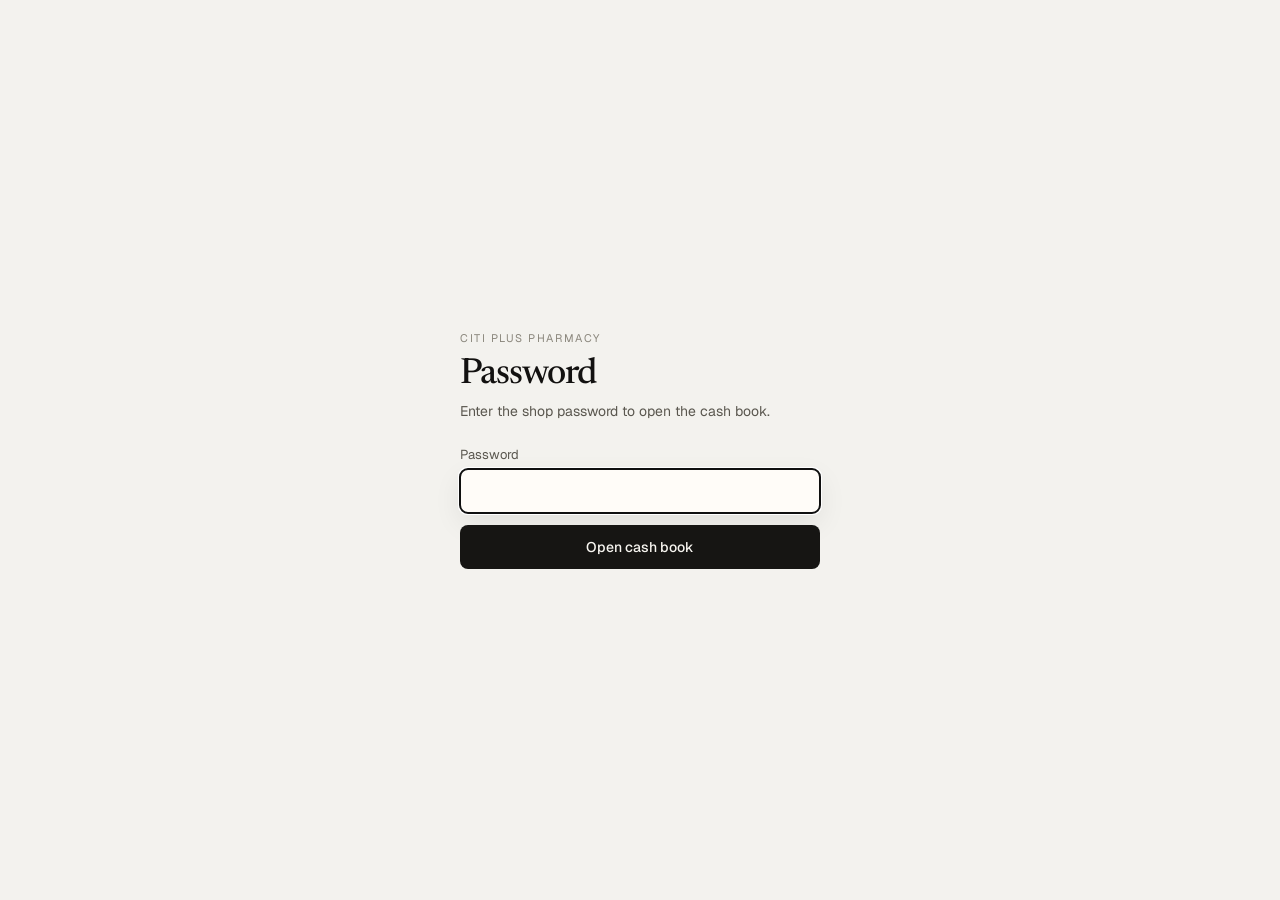
<file: index.html>
<!DOCTYPE html>
<html lang="en">
<head>
  <meta charset="utf-8" />
  <meta name="viewport" content="width=device-width, initial-scale=1, viewport-fit=cover" />
  <title>Citi Plus Cash Book</title>
  <meta name="theme-color" content="#161513" />
  <meta http-equiv="Cache-Control" content="no-cache, no-store, must-revalidate" />
  <meta name="citiplus-build" content="v7-dock" />
  <link rel="preconnect" href="https://fonts.googleapis.com" />
  <link rel="preconnect" href="https://fonts.gstatic.com" crossorigin />
  <link href="https://fonts.googleapis.com/css2?family=Geist:wght@400;500;600&family=Geist+Mono:wght@400;500&family=Newsreader:opsz,wght@6..72,400;6..72,500;6..72,600&display=swap" rel="stylesheet" />
  <link rel="stylesheet" href="./styles.css?v=7" />
</head>
<body>
  <div id="gate" class="gate">
    <div class="gate-card">
      <p class="eyebrow">Citi Plus Pharmacy</p>
      <h1>Password</h1>
      <p class="lede">Enter the shop password to open the cash book.</p>
      <form id="gate-form">
        <label for="pw">Password</label>
        <input id="pw" type="password" autocomplete="current-password" required />
        <p id="gate-err" class="err hidden"></p>
        <button type="submit" class="btn btn-ink">Open cash book</button>
      </form>
    </div>
  </div>

  <div id="app" class="app hidden">
    <aside class="side">
      <div class="brand">
        <span class="mark">+</span>
        <div>
          <p class="brand-name">Citi Plus</p>
          <p class="brand-sub">Pharmacy cash book</p>
        </div>
      </div>
      <nav class="side-nav" id="side-nav"></nav>
      <div class="side-foot">
        <a class="btn btn-light" href="#/record">+ Record</a>
        <button class="btn btn-ghost" id="lock-btn" type="button">Lock</button>
      </div>
    </aside>

    <div class="stage">
      <header class="top">
        <div class="top-row">
          <div>
            <p class="brand-mobile">Citi Plus</p>
            <h1 id="page-title">Dashboard</h1>
          </div>
          <button class="btn btn-outline mobile-only" id="lock-btn-m" type="button">Lock</button>
        </div>
        <div class="period-row" id="period-row">
          <button class="period-select" id="period-btn" type="button">This month</button>
          <div class="dates-wrap">
            <button class="dates-btn" id="dates-btn" type="button" aria-haspopup="dialog">
              <svg width="16" height="16" viewBox="0 0 24 24" fill="none" aria-hidden="true">
                <rect x="3" y="5" width="18" height="16" rx="2" stroke="currentColor" stroke-width="1.6"/>
                <path d="M3 10h18M8 3v4M16 3v4" stroke="currentColor" stroke-width="1.6" stroke-linecap="round"/>
              </svg>
              Dates
            </button>
            <div class="cal-pop hidden" id="cal-pop" role="dialog" aria-label="Small calendar">
              <div class="cal-head">
                <button type="button" id="cal-prev" aria-label="Previous month">‹</button>
                <p id="cal-label">August 2026</p>
                <button type="button" id="cal-next" aria-label="Next month">›</button>
              </div>
              <div class="cal-week">
                <span>Mo</span><span>Tu</span><span>We</span><span>Th</span><span>Fr</span><span>Sa</span><span>Su</span>
              </div>
              <div class="cal-grid" id="cal-grid"></div>
              <p class="cal-hint" id="cal-hint">Tap a start day, then an end day</p>
              <div class="cal-actions">
                <button class="btn btn-ghost-sm" id="cal-clear" type="button">Clear</button>
                <button class="btn btn-ink-sm" id="cal-done" type="button">Done</button>
              </div>
            </div>
          </div>
        </div>
        <div class="period-sheet hidden" id="period-sheet">
          <button data-period="today">Today</button>
          <button data-period="thisMonth">This month</button>
          <button data-period="lastMonth">Last month</button>
          <button data-period="last90">Last 90 days</button>
          <button data-period="year">This year</button>
          <button data-period="all">All time</button>
        </div>
      </header>
      <main id="main" class="main"></main>
    </div>

    <nav class="tabs" id="tabs"></nav>
  </div>

  <script src="./app.js?v=7"></script>
</body>
</html>
</file>
<file: styles.css>
:root {
  --bg: #f3f2ee;
  --surface: #fffcf8;
  --surface-2: #ebe8e2;
  --fg: #121110;
  --muted: #5a574f;
  --subtle: #8a867c;
  --ink: #161513;
  --ink-fg: #f7f5f0;
  --ink-muted: #9c978c;
  --border: #e6e2da;
  --in: #156b4a;
  --out: #a61b1b;
  --buy: #215a8a;
  --shadow: 0 0 0 1px rgba(18, 17, 16, 0.06), 0 1px 2px -1px rgba(18, 17, 16, 0.06), 0 10px 28px rgba(18, 17, 16, 0.08);
  --ease: cubic-bezier(0.22, 1, 0.36, 1);
  --sans: "Geist", ui-sans-serif, system-ui, sans-serif;
  --serif: "Newsreader", ui-serif, Georgia, serif;
  --mono: "Geist Mono", ui-monospace, Menlo, monospace;
}

* { box-sizing: border-box; }
html, body { margin: 0; min-height: 100dvh; background: var(--bg); color: var(--fg); font-family: var(--sans); }
button, input, select { font: inherit; }
button { cursor: pointer; }
h1, h2 { font-family: var(--serif); font-weight: 500; letter-spacing: -0.03em; margin: 0; }
.hidden { display: none !important; }
.tabular { font-variant-numeric: tabular-nums; }

.gate {
  min-height: 100dvh;
  display: grid;
  place-items: center;
  padding: 24px;
}
.gate-card { width: min(100%, 360px); }
.eyebrow { margin: 0; font-size: 11px; letter-spacing: 0.14em; text-transform: uppercase; color: var(--subtle); }
.gate h1 { margin: 12px 0 8px; font-size: 36px; }
.lede { margin: 0 0 24px; color: var(--muted); font-size: 14px; line-height: 1.5; }
.gate label { display: block; font-size: 13px; margin-bottom: 6px; color: var(--muted); }
.gate input, .field {
  width: 100%;
  height: 44px;
  border: 0;
  border-radius: 8px;
  background: var(--surface);
  box-shadow: var(--shadow);
  padding: 0 12px;
}
.err { color: var(--out); font-size: 13px; }

.btn {
  display: inline-flex;
  align-items: center;
  justify-content: center;
  gap: 8px;
  height: 44px;
  padding: 0 14px;
  border: 0;
  border-radius: 8px;
  font-size: 14px;
  font-weight: 500;
  transition: transform 180ms var(--ease), background 180ms var(--ease);
}
.btn:active { transform: scale(0.98); }
.btn-ink { background: var(--ink); color: var(--ink-fg); width: 100%; margin-top: 12px; }
.btn-light { background: var(--ink-fg); color: var(--ink); width: 100%; }
.btn-ghost { background: transparent; color: var(--ink-muted); width: 100%; }
.btn-outline { background: var(--surface); color: var(--fg); box-shadow: var(--shadow); }
.btn-in { background: var(--in); color: #fff; }
.btn-out { background: var(--out); color: #fff; }
.btn-buy { background: var(--buy); color: #fff; }
.btn-ink-sm, .btn-ghost-sm {
  height: 34px;
  font-size: 13px;
  border-radius: 8px;
  padding: 0 12px;
}
.btn-ink-sm { background: var(--ink); color: var(--ink-fg); border: 0; }
.btn-ghost-sm { background: var(--surface-2); color: var(--fg); border: 0; }

.app { min-height: 100dvh; }
.side {
  display: none;
  position: fixed; inset: 0 auto 0 0;
  width: 240px;
  background: var(--ink);
  color: var(--ink-fg);
  flex-direction: column;
}
.brand { display: flex; align-items: center; gap: 10px; height: 64px; padding: 0 18px; }
.mark {
  width: 32px; height: 32px; border-radius: 8px;
  background: var(--ink-fg); color: var(--ink);
  display: grid; place-items: center; font-weight: 600;
}
.brand-name { margin: 0; font-family: var(--serif); font-size: 16px; }
.brand-sub { margin: 0; font-size: 12px; color: var(--ink-muted); }
.side-nav { flex: 1; padding: 8px 12px; display: flex; flex-direction: column; gap: 4px; }
.side-nav a {
  height: 44px; border-radius: 8px; padding: 0 12px;
  display: flex; align-items: center; color: var(--ink-muted);
  text-decoration: none; font-size: 14px; font-weight: 500;
}
.side-nav a.active { background: var(--ink-fg); color: var(--ink); }
.side-foot { padding: 12px; display: flex; flex-direction: column; gap: 8px; }

.stage { min-height: 100dvh; }
.top {
  position: sticky; top: 0; z-index: 20;
  background: color-mix(in oklab, var(--bg) 90%, transparent);
  backdrop-filter: blur(16px);
  border-bottom: 1px solid var(--border);
  padding: 12px 16px 12px;
}
.top-row { display: flex; align-items: center; justify-content: space-between; gap: 12px; }
.brand-mobile { margin: 0; font-size: 12px; color: var(--subtle); }
#page-title { font-size: 22px; }
.period-row { display: flex; gap: 8px; margin-top: 12px; }
.period-select, .dates-btn {
  height: 40px; border: 0; border-radius: 8px; background: var(--surface-2);
  font-size: 14px; font-weight: 500; color: var(--fg);
}
.period-select { flex: 1; text-align: left; padding: 0 12px; }
.dates-btn { padding: 0 12px; flex: none; display: inline-flex; align-items: center; gap: 6px; }
.dates-wrap { position: relative; }
.period-sheet {
  margin-top: 8px; background: var(--surface); border-radius: 12px;
  box-shadow: var(--shadow); overflow: hidden;
}
.period-sheet button {
  display: block; width: 100%; height: 44px; border: 0; background: transparent;
  text-align: left; padding: 0 14px; font-size: 14px;
}
.period-sheet button:hover { background: var(--surface-2); }

/* Compact calendar popover — never a full-screen drawer */
.cal-pop {
  position: absolute;
  top: calc(100% + 8px);
  right: 0;
  width: 272px;
  background: var(--surface);
  border-radius: 14px;
  box-shadow: var(--shadow);
  padding: 10px;
  z-index: 50;
}
.cal-head { display: flex; align-items: center; justify-content: space-between; margin-bottom: 6px; }
.cal-head p { margin: 0; font-size: 13px; font-weight: 600; }
.cal-head button {
  width: 28px; height: 28px; border: 0; border-radius: 8px; background: var(--surface-2);
}
.cal-week, .cal-grid { display: grid; grid-template-columns: repeat(7, 1fr); gap: 0; }
.cal-week span { text-align: center; font-size: 10px; color: var(--subtle); padding: 2px 0 4px; }
.cal-grid button {
  height: 32px; width: 100%; border: 0; background: transparent; border-radius: 999px; font-size: 12px;
}
.cal-grid button.in-range { background: var(--surface-2); border-radius: 0; }
.cal-grid button.edge { background: var(--ink); color: var(--ink-fg); border-radius: 999px; }
.cal-hint { margin: 8px 0 0; font-size: 11px; color: var(--subtle); }
.cal-actions { display: flex; justify-content: space-between; gap: 8px; margin-top: 8px; }
.cal-actions .btn { width: auto; margin: 0; }

.main { padding: 20px 16px 120px; max-width: 1040px; margin: 0 auto; }
.stack { display: flex; flex-direction: column; gap: 24px; }
.lg2 { display: flex; flex-direction: column; gap: 24px; }
.hero {
  background: var(--ink); color: var(--ink-fg); border-radius: 24px; padding: 24px;
}
.hero .label { margin: 0; font-size: 11px; letter-spacing: 0.12em; text-transform: uppercase; color: var(--ink-muted); }
.hero .figure { margin: 8px 0 0; font-family: var(--serif); font-size: clamp(36px, 8vw, 56px); font-weight: 500; }
.hero .meta { margin: 10px 0 0; font-size: 13px; color: var(--ink-muted); }

.panel { background: var(--surface); border-radius: 24px; box-shadow: var(--shadow); overflow: hidden; }
.panel-h { display: flex; justify-content: space-between; align-items: baseline; padding: 16px 20px; border-bottom: 1px solid var(--border); }
.panel-h h2 { font-size: 18px; }
.panel-h span { font-size: 12px; color: var(--subtle); }
.grid2 { display: grid; grid-template-columns: 1fr 1fr; }
.cell { padding: 16px 20px; min-width: 0; }
.cell:nth-child(odd) { border-right: 1px solid var(--border); }
.cell:nth-child(-n+2) { border-bottom: 1px solid var(--border); }
.cell .k { margin: 0; font-size: 12px; color: var(--muted); }
.cell .v { margin: 6px 0 0; font-size: 20px; font-weight: 500; }
.in { color: var(--in); }
.out { color: var(--out); }
.buy { color: var(--buy); }
.facts { padding: 4px 20px 8px; }
.fact { display: flex; justify-content: space-between; gap: 12px; padding: 12px 0; border-bottom: 1px solid var(--border); font-size: 14px; }
.fact:last-child { border-bottom: 0; }
.fact span { color: var(--muted); }

.bar { display: flex; height: 6px; border-radius: 99px; overflow: hidden; background: var(--surface-2); margin: 0 20px 12px; }
.bar i { display: block; height: 100%; }
.bar .a { background: var(--in); }
.bar .b { background: var(--out); }
.bar .c { background: var(--buy); }

.cat-row { padding: 14px 20px; border-bottom: 1px solid var(--border); }
.cat-row:last-child { border-bottom: 0; }
.cat-top { display: flex; justify-content: space-between; gap: 12px; font-size: 14px; }
.cat-meter { height: 4px; background: var(--surface-2); border-radius: 99px; margin: 8px 0 6px; overflow: hidden; }
.cat-meter i { display: block; height: 100%; background: var(--out); }
.cat-meter.buy i { background: var(--buy); }
.cat-meter.in i { background: var(--in); }
.cat-meta { margin: 0; font-size: 12px; color: var(--subtle); }

.bill-list { margin-top: 10px; display: flex; flex-direction: column; gap: 0; }
.bill {
  display: flex;
  justify-content: space-between;
  gap: 12px;
  padding: 8px 0;
  border-top: 1px dashed var(--border);
  font-size: 13px;
}
.bill .when { color: var(--subtle); font-family: var(--mono); font-size: 11px; }
.bill .note { color: var(--muted); }

.ledger-day { font-family: var(--mono); font-size: 11px; color: var(--subtle); background: var(--surface-2); padding: 8px 16px; }
.ledger-item { display: flex; justify-content: space-between; gap: 12px; padding: 12px 16px; border-bottom: 1px solid var(--border); }
.chip { font-size: 11px; padding: 2px 8px; border-radius: 99px; background: var(--surface-2); margin-right: 6px; }

.seg { display: grid; grid-template-columns: 1fr 1fr 1fr; gap: 4px; background: var(--surface-2); padding: 4px; border-radius: 12px; }
.seg button { height: 40px; border: 0; border-radius: 8px; background: transparent; font-size: 13px; font-weight: 500; }
.seg button.on { background: var(--surface); box-shadow: var(--shadow); }
.form { display: flex; flex-direction: column; gap: 12px; padding: 20px; }
.form label { font-size: 13px; color: var(--muted); display: block; margin-bottom: 6px; }
.ok { background: #e6f4ed; color: var(--in); padding: 10px 12px; border-radius: 8px; font-size: 13px; }

.tabs {
  position: fixed;
  left: 12px;
  right: 12px;
  bottom: calc(12px + env(safe-area-inset-bottom));
  z-index: 30;
  display: flex;
  align-items: stretch;
  gap: 2px;
  background: var(--ink);
  color: var(--ink-fg);
  border-radius: 22px;
  padding: 6px;
  box-shadow: 0 0 0 1px rgba(255,255,255,0.06), 0 12px 32px rgba(18,17,16,0.28);
}
.tabs a {
  flex: 1;
  min-width: 0;
  min-height: 52px;
  height: auto;
  color: var(--ink-muted);
  text-decoration: none;
  display: flex;
  flex-direction: column;
  align-items: center;
  justify-content: center;
  gap: 4px;
  font-size: 11px;
  font-weight: 500;
  border-radius: 16px;
  padding: 6px 2px;
}
.tabs a.active { color: var(--ink-fg); background: rgba(247,245,240,0.12); }
.tabs a.record { flex: 0 0 56px; }
.tabs .plus {
  width: 44px;
  height: 44px;
  border-radius: 999px;
  background: var(--ink-fg);
  color: var(--ink);
  display: grid;
  place-items: center;
  font-size: 22px;
  font-weight: 500;
}
.tabs a.record.active .plus {
  box-shadow: 0 0 0 3px rgba(247,245,240,0.22);
}
.tabs a svg { display: block; }

@media (max-width: 420px) {
  .cal-pop {
    position: absolute;
    right: 0;
    width: min(272px, calc(100vw - 32px));
  }
}

@media (min-width: 860px) {
  .side { display: flex; }
  .stage { margin-left: 240px; }
  .tabs, .mobile-only, .brand-mobile { display: none !important; }
  .top { padding: 16px 32px; }
  .main { padding: 28px 32px 48px; }
  .lg2 { display: grid; grid-template-columns: 1fr 1fr; gap: 24px; }
}
</file>
